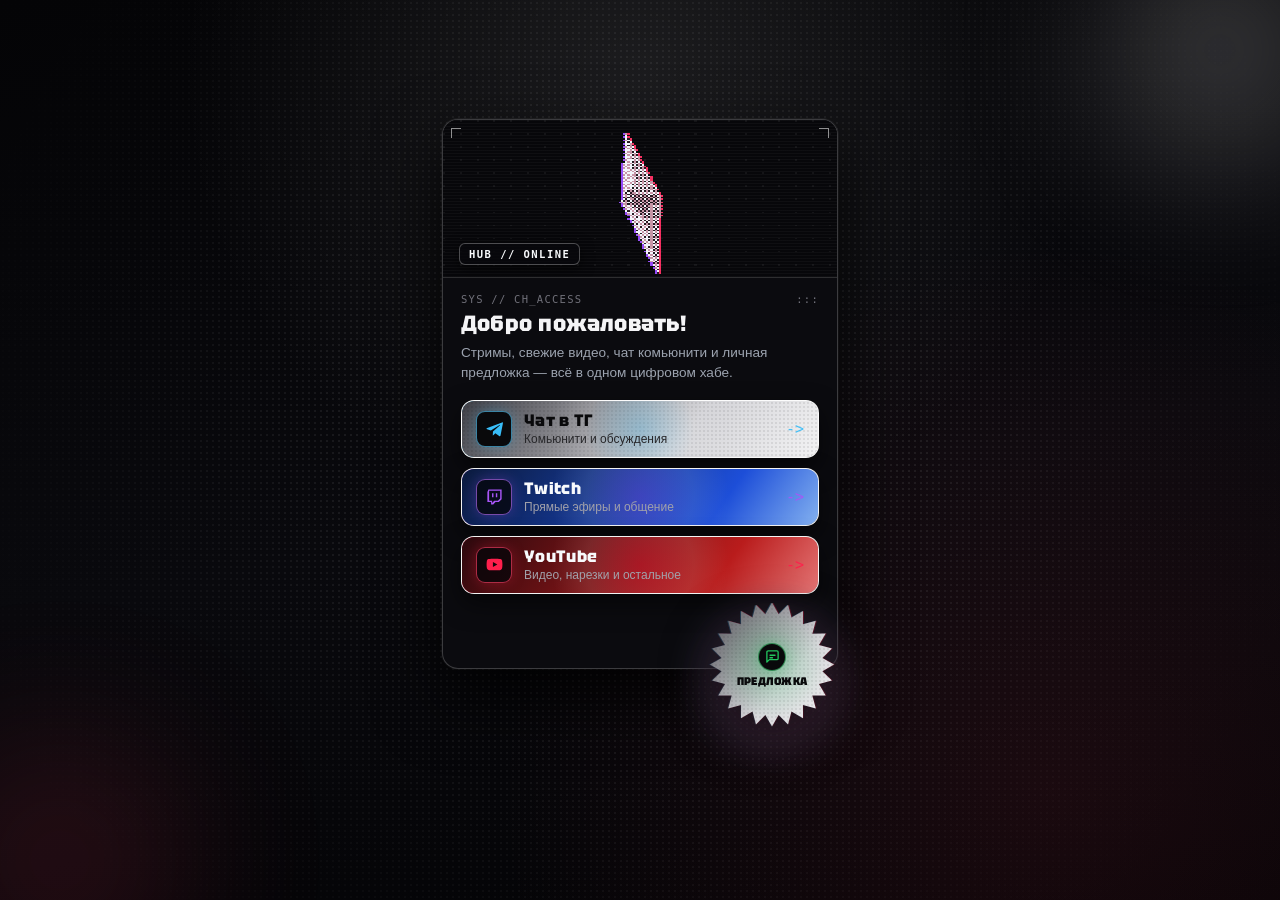
<file: docs/index.html>
<!DOCTYPE html>
<html lang="ru">
<head>
  <meta charset="UTF-8" />
  <meta name="viewport" content="width=device-width, initial-scale=1.0, maximum-scale=1.0, user-scalable=no, viewport-fit=cover" />
  <title>Меню канала</title>
  <link rel="preconnect" href="https://fonts.googleapis.com" />
  <link rel="preconnect" href="https://fonts.gstatic.com" crossorigin />
  <link href="https://fonts.googleapis.com/css2?family=Tektur:wght@600;700;800;900&display=swap" rel="stylesheet" media="print" onload="this.media='all'" />
  <noscript><link href="https://fonts.googleapis.com/css2?family=Tektur:wght@600;700;800;900&display=swap" rel="stylesheet" /></noscript>
  <script src="https://telegram.org/js/telegram-web-app.js"></script>
  <link rel="stylesheet" href="./styles.css?v=20261126" />
  <link rel="preload" as="script" href="./app.js?v=20261126" />
</head>
<body class="bg-cyber-void card-dark">
  <div class="ambient-bg" aria-hidden="true">
    <div class="dither-grid"></div>
    <span class="orb orb-1"></span>
    <span class="orb orb-2"></span>
  </div>

  <main class="stage">
    <section class="card-wrapper" id="cardWrapper">
      <article class="channel-card" id="channelCard">
        <span class="hud-corner hud-tl" aria-hidden="true"></span>
        <span class="hud-corner hud-tr" aria-hidden="true"></span>

        <div class="cover-box" id="coverBox">
          <canvas class="dither-canvas" id="ditherCanvas" width="188" height="96" aria-hidden="true"></canvas>

          <div class="chrome-hero" id="chromeHero" hidden aria-hidden="true">
            <svg class="chrome-waves" viewBox="0 0 440 160" preserveAspectRatio="none">
              <defs>
                <linearGradient id="metalA" x1="0%" y1="0%" x2="100%" y2="100%">
                  <stop offset="0%" stop-color="#070709" />
                  <stop offset="28%" stop-color="#3f4450" />
                  <stop offset="48%" stop-color="#f8fafc" />
                  <stop offset="62%" stop-color="#17191f" />
                  <stop offset="85%" stop-color="#94a3b8" />
                  <stop offset="100%" stop-color="#070709" />
                </linearGradient>
                <linearGradient id="metalB" x1="100%" y1="0%" x2="0%" y2="100%">
                  <stop offset="0%" stop-color="#ffffff" stop-opacity="0.9" />
                  <stop offset="35%" stop-color="#525866" stop-opacity="0.5" />
                  <stop offset="65%" stop-color="#0a0b0e" stop-opacity="0.92" />
                  <stop offset="100%" stop-color="#e2e8f0" stop-opacity="0.7" />
                </linearGradient>
              </defs>
              <rect width="440" height="160" fill="#07070a" />
              <path class="wave-layer wave-1" d="M-20,115 C60,35 150,155 245,75 C325,10 390,120 465,55 L465,175 L-20,175 Z" fill="url(#metalA)" />
              <path class="wave-layer wave-2" d="M-20,92 C75,148 165,18 270,88 C345,138 405,36 465,80 L465,175 L-20,175 Z" fill="url(#metalB)" opacity="0.88" />
            </svg>
            <div class="chrome-hero__sheen"></div>
          </div>

          <img id="coverImg" alt="Обложка канала" hidden />
          <div class="cover-scanlines" aria-hidden="true"></div>
          <div class="chrome-hero__badge" id="coverBadge">HUB // ONLINE</div>
        </div>

        <div class="card-content" id="cardContent">
          <div class="hud-meta-row" aria-hidden="true">
            <span class="hud-tag">SYS // CH_ACCESS</span>
            <span class="hud-dots">:::</span>
          </div>
          <h1 class="brand-title" id="brandTitle">Добро пожаловать!</h1>
          <p class="brand-subtitle" id="brandSubtitle"></p>

          <div class="buttons-stack" id="buttonsStack"></div>
        </div>
      </article>

      <div class="starburst-dock" id="starburstDock"></div>
    </section>
  </main>

  <script id="initialConfig" type="application/json">{"brandTitle":"Добро пожаловать!","subtitle":"Стримы, свежие видео, чат комьюнити и личная предложка — всё в одном цифровом хабе.","coverMode":"dither-star","coverBadge":"HUB // ONLINE","coverImage":"","theme":{"bgMode":"cyber-void","cardTone":"dark"},"buttons":[{"id":"suggest","title":"ПРЕДЛОЖКА","subtitle":"","url":"https://t.me/kainepc?direct","icon":"suggest","variant":"chrome-silver","accent":"emerald","shape":"starburst","bgImage":""},{"id":"tg_chat","title":"Чат в ТГ","subtitle":"Комьюнити и обсуждения","url":"https://t.me/chatkainepc","icon":"telegram","variant":"chrome-silver","accent":"telegram","shape":"pill","bgImage":""},{"id":"twitch","title":"Twitch","subtitle":"Прямые эфиры и общение","url":"https://www.twitch.tv/k0lrn","icon":"twitch","variant":"chrome-blue","accent":"twitch","shape":"pill","bgImage":""},{"id":"youtube","title":"YouTube","subtitle":"Видео, нарезки и остальное","url":"https://www.youtube.com/@KAINEPC","icon":"youtube","variant":"chrome-red","accent":"youtube","shape":"pill","bgImage":""}]}</script>
  <script src="./app.js?v=20261126"></script>
</body>
</html>
</file>
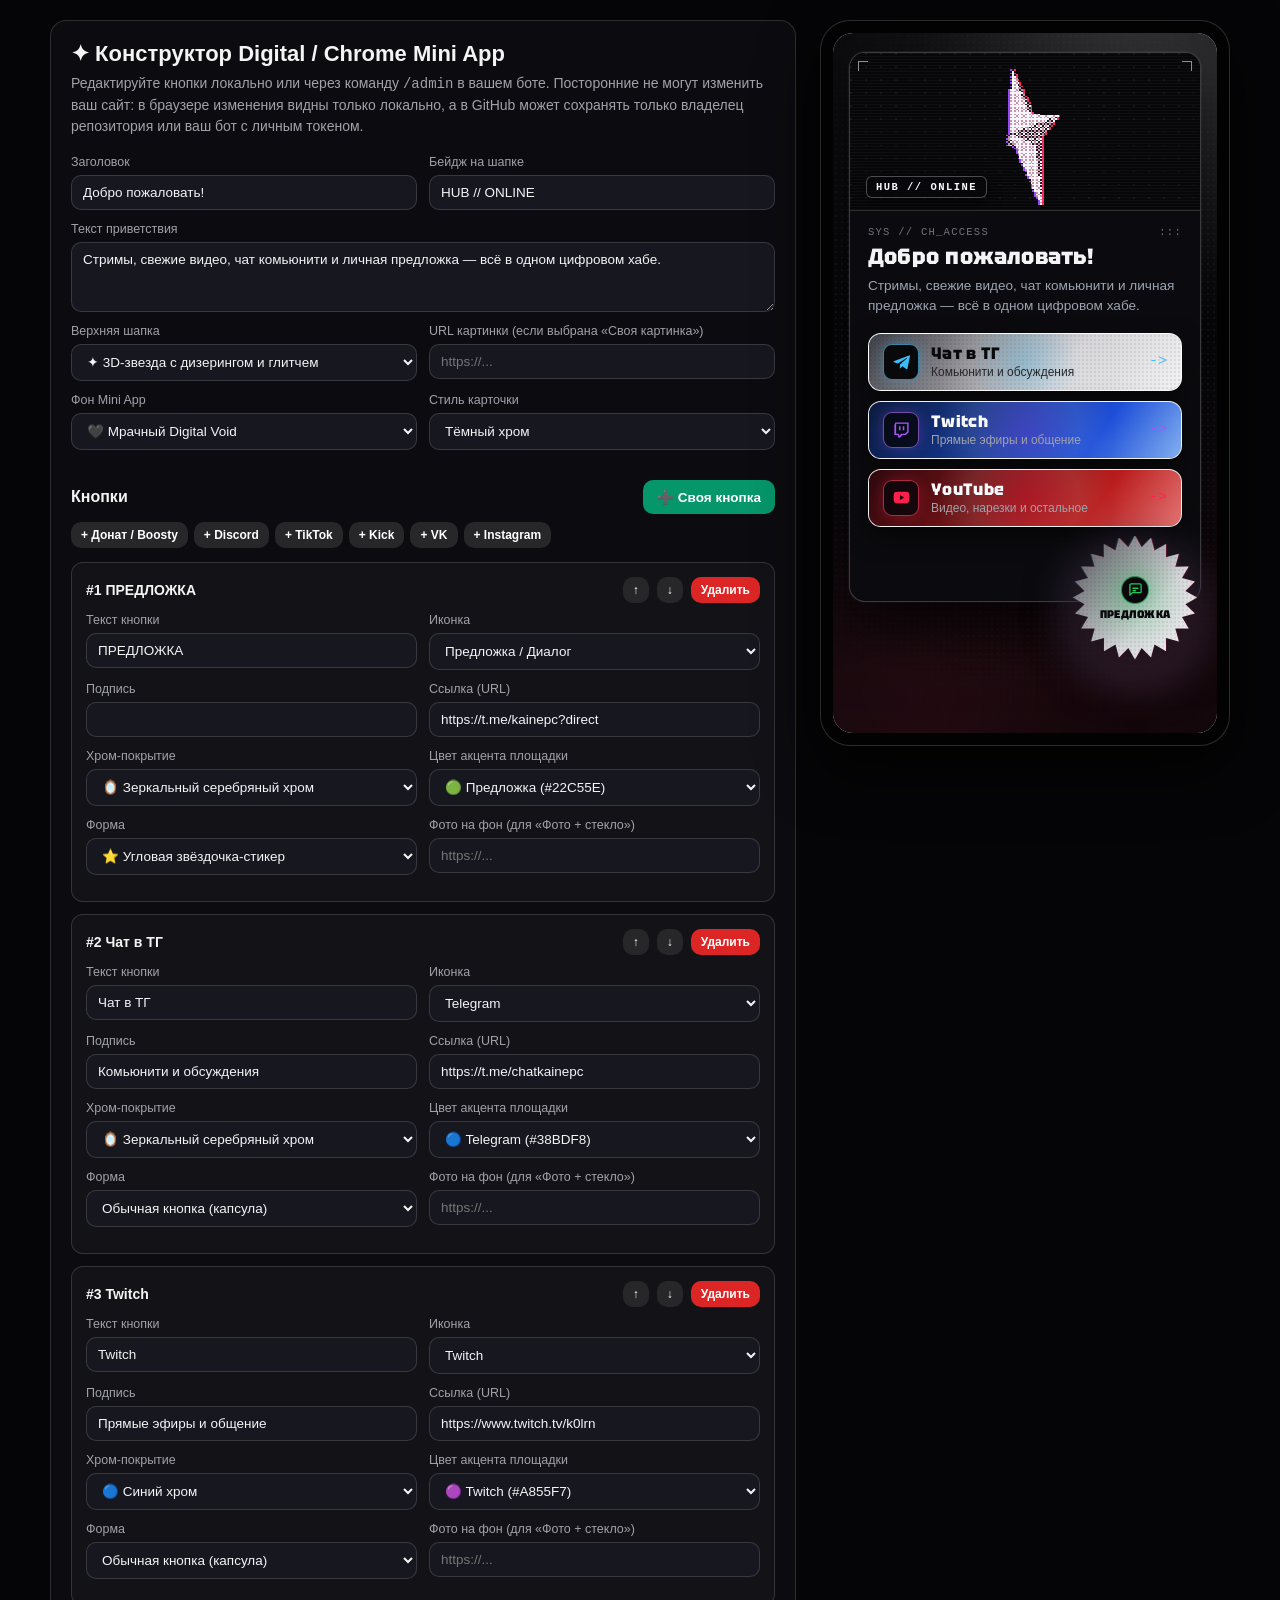
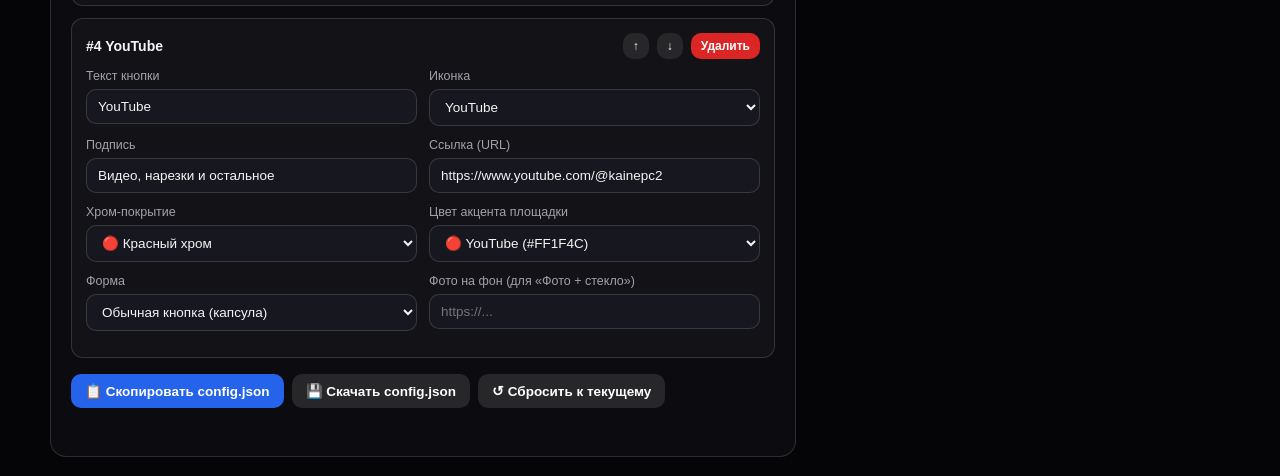
<file: docs/editor.html>
<!DOCTYPE html>
<html lang="ru">
<head>
  <meta charset="UTF-8" />
  <meta name="viewport" content="width=device-width, initial-scale=1.0" />
  <title>Конструктор Digital / Chrome Mini App</title>
  <style>
    :root {
      color-scheme: dark;
      --panel-bg: #0c0c10;
      --surface: #17171f;
      --border: rgba(255, 255, 255, 0.14);
      --text: #f4f4f5;
      --muted: #a1a1aa;
    }

    * { box-sizing: border-box; }
    body {
      margin: 0;
      font-family: -apple-system, BlinkMacSystemFont, "Segoe UI", Roboto, Inter, sans-serif;
      background: #050507;
      color: var(--text);
      min-height: 100vh;
    }

    .layout {
      max-width: 1220px;
      margin: 0 auto;
      padding: 20px;
      display: grid;
      grid-template-columns: minmax(340px, 1fr) 410px;
      gap: 24px;
      align-items: start;
    }

    @media (max-width: 920px) {
      .layout { grid-template-columns: 1fr; }
    }

    .panel {
      background: var(--panel-bg);
      border: 1px solid var(--border);
      border-radius: 16px;
      padding: 20px;
    }

    h1 { margin: 0 0 6px; font-size: 22px; }
    .lead { margin: 0 0 18px; color: var(--muted); font-size: 14px; line-height: 1.5; }
    h2 { margin: 22px 0 10px; font-size: 16px; }

    .grid-2 {
      display: grid;
      grid-template-columns: 1fr 1fr;
      gap: 12px;
    }

    label {
      display: flex;
      flex-direction: column;
      gap: 6px;
      font-size: 12.5px;
      color: var(--muted);
      margin-bottom: 12px;
    }

    input, textarea, select {
      width: 100%;
      background: var(--surface);
      color: var(--text);
      border: 1px solid var(--border);
      border-radius: 10px;
      padding: 9px 11px;
      font: inherit;
      font-size: 13.5px;
    }

    textarea { min-height: 70px; resize: vertical; }

    .preset-bar {
      display: flex;
      flex-wrap: wrap;
      gap: 6px;
      margin-bottom: 14px;
    }

    .btn-card {
      background: rgba(255, 255, 255, 0.03);
      border: 1px solid var(--border);
      border-radius: 12px;
      padding: 14px;
      margin-bottom: 12px;
    }

    .btn-card-head {
      display: flex;
      justify-content: space-between;
      align-items: center;
      margin-bottom: 10px;
      gap: 8px;
    }

    .btn-card-title { font-weight: 700; font-size: 14px; }
    .actions { display: flex; flex-wrap: wrap; gap: 8px; }

    button {
      border: 0;
      border-radius: 10px;
      padding: 9px 14px;
      font: inherit;
      font-size: 13.5px;
      font-weight: 600;
      cursor: pointer;
      color: #fff;
      background: #2563eb;
    }

    button.secondary { background: #27272a; }
    button.success { background: #059669; }
    button.danger { background: #dc2626; padding: 6px 10px; font-size: 12px; }
    button.small { padding: 6px 10px; font-size: 12px; }

    .phone-frame {
      position: sticky;
      top: 18px;
      background: #020203;
      border-radius: 30px;
      padding: 12px;
      border: 1.5px solid rgba(255, 255, 255, 0.16);
      box-shadow: 0 24px 60px rgba(0, 0, 0, 0.75);
    }

    .phone-frame iframe {
      width: 100%;
      height: 700px;
      border: 0;
      border-radius: 20px;
      display: block;
      background: #050507;
    }

    .toast {
      margin-top: 10px;
      font-size: 13px;
      color: #4ade80;
      min-height: 18px;
    }
  </style>
</head>
<body>
  <div class="layout">
    <section class="panel">
      <h1>✦ Конструктор Digital / Chrome Mini App</h1>
      <p class="lead">
        Редактируйте кнопки локально или через команду <code>/admin</code> в вашем боте.
        Посторонние не могут изменить ваш сайт: в браузере изменения видны только локально, а в GitHub может сохранять только владелец репозитория или ваш бот с личным токеном.
      </p>

      <div class="grid-2">
        <label>
          Заголовок
          <input id="brandTitle" type="text" />
        </label>
        <label>
          Бейдж на шапке
          <input id="coverBadge" type="text" placeholder="HUB // ONLINE" />
        </label>
      </div>

      <label>
        Текст приветствия
        <textarea id="subtitle"></textarea>
      </label>

      <div class="grid-2">
        <label>
          Верхняя шапка
          <select id="coverMode">
            <option value="dither-star">✦ 3D-звезда с дизерингом и глитчем</option>
            <option value="chrome-code">〰 ЧБ Хром-волны из кода</option>
            <option value="image">🖼 Своя картинка по URL</option>
            <option value="none">Без шапки</option>
          </select>
        </label>
        <label>
          URL картинки (если выбрана «Своя картинка»)
          <input id="coverImage" type="text" placeholder="https://..." />
        </label>
      </div>

      <div class="grid-2">
        <label>
          Фон Mini App
          <select id="bgMode">
            <option value="cyber-void">🖤 Мрачный Digital Void</option>
            <option value="monochrome-chrome">🪞 ЧБ Хром-металл</option>
            <option value="telegram-blue">💙 Синий Telegram</option>
            <option value="telegram-theme">🎨 Тема пользователя</option>
          </select>
        </label>
        <label>
          Стиль карточки
          <select id="cardTone">
            <option value="dark">Тёмный хром</option>
            <option value="light">Светлая карточка</option>
          </select>
        </label>
      </div>

      <div style="display:flex; justify-content:space-between; align-items:center; margin:18px 0 8px;">
        <h2 style="margin:0;">Кнопки</h2>
        <button id="addBtn" class="success" type="button">➕ Своя кнопка</button>
      </div>

      <div class="preset-bar" id="presetBar"></div>
      <div id="buttonsEditor"></div>

      <div class="actions" style="margin-top:16px;">
        <button id="copyBtn" type="button">📋 Скопировать config.json</button>
        <button id="downloadBtn" class="secondary" type="button">💾 Скачать config.json</button>
        <button id="resetBtn" class="secondary" type="button">↺ Сбросить к текущему</button>
      </div>
      <div class="toast" id="toast"></div>
    </section>

    <aside class="phone-frame">
      <iframe id="previewFrame" src="./index.html?preview=1" title="Живой предпросмотр Mini App"></iframe>
    </aside>
  </div>

  <script>
    const STORAGE_KEY = "tg_miniapp_preview_config_v1";
    const VARIANTS = [
      ["cyber-dither", "✦ Digital-хром (пиксельный перелив)"],
      ["chrome-mono", "🖤 Гладкий ЧБ-хром"],
      ["chrome-silver", "🪞 Зеркальный серебряный хром"],
      ["chrome-iridescent", "✨ Радужный перелив"],
      ["chrome-red", "🔴 Красный хром"],
      ["chrome-blue", "🔵 Синий хром"],
      ["chrome-green", "🟢 Зелёный хром"],
      ["chrome-orange", "🟠 Оранжевый хром"],
      ["photo-glass", "🖼 Фото + стекло"]
    ];
    const ACCENTS = [
      ["youtube", "🔴 YouTube (#FF1F4C)"],
      ["twitch", "🟣 Twitch (#A855F7)"],
      ["telegram", "🔵 Telegram (#38BDF8)"],
      ["emerald", "🟢 Предложка (#22C55E)"],
      ["donate", "🟡 Boosty / Донат (#F59E0B)"],
      ["discord", "🟣 Discord (#6366F1)"],
      ["tiktok", "🩷 TikTok (#FF0050)"],
      ["kick", "🟢 Kick (#53FC18)"],
      ["vk", "🔵 VK (#3B82F6)"],
      ["instagram", "🩷 Instagram (#EC4899)"],
      ["silver", "⚪ ЧБ Серебро"]
    ];
    const ICONS = [
      ["youtube", "YouTube"],
      ["twitch", "Twitch"],
      ["telegram", "Telegram"],
      ["suggest", "Предложка / Диалог"],
      ["donate", "Донат / Boosty"],
      ["discord", "Discord"],
      ["tiktok", "TikTok"],
      ["kick", "Kick"],
      ["vk", "VK"],
      ["instagram", "Instagram"],
      ["link", "Ссылка"]
    ];
    const SHAPES = [
      ["pill", "Обычная кнопка (капсула)"],
      ["starburst", "⭐ Угловая звёздочка-стикер"]
    ];
    const PRESETS = [
      { label: "+ Донат / Boosty", title: "Поддержать", subtitle: "Boosty / DonationAlerts", icon: "donate", accent: "donate", url: "https://boosty.to/" },
      { label: "+ Discord", title: "Discord", subtitle: "Голосовой сервер", icon: "discord", accent: "discord", url: "https://discord.gg/" },
      { label: "+ TikTok", title: "TikTok", subtitle: "Клипы и шортсы", icon: "tiktok", accent: "tiktok", url: "https://www.tiktok.com/" },
      { label: "+ Kick", title: "Kick", subtitle: "Стримы", icon: "kick", accent: "kick", url: "https://kick.com/" },
      { label: "+ VK", title: "VK", subtitle: "Паблик и посты", icon: "vk", accent: "vk", url: "https://vk.com/" },
      { label: "+ Instagram", title: "Instagram", subtitle: "Сторис и фото", icon: "instagram", accent: "instagram", url: "https://instagram.com/" }
    ];

    let state = null;
    const frame = document.getElementById("previewFrame");
    const toast = document.getElementById("toast");

    function escapeHtml(str) {
      return String(str || "")
        .replace(/&/g, "&amp;")
        .replace(/</g, "&lt;")
        .replace(/>/g, "&gt;")
        .replace(/"/g, "&quot;");
    }

    function showToast(msg) {
      toast.textContent = msg;
      setTimeout(() => { if (toast.textContent === msg) toast.textContent = ""; }, 2600);
    }

    function syncPreview() {
      localStorage.setItem(STORAGE_KEY, JSON.stringify(state));
      if (frame.contentWindow) {
        frame.contentWindow.postMessage({ type: "MINIAPP_CONFIG_UPDATE", config: state }, "*");
      }
    }

    function optionsHtml(list, selected) {
      return list.map(([val, lbl]) =>
        `<option value="${val}" ${selected === val ? "selected" : ""}>${lbl}</option>`
      ).join("");
    }

    function addButtonFromPreset(preset) {
      state.buttons.push({
        id: "btn_" + Date.now().toString(36),
        title: preset.title,
        subtitle: preset.subtitle,
        url: preset.url,
        icon: preset.icon,
        variant: "cyber-dither",
        accent: preset.accent,
        shape: "pill",
        bgImage: ""
      });
      renderEditor();
      syncPreview();
    }

    function renderPresetBar() {
      const bar = document.getElementById("presetBar");
      bar.innerHTML = "";
      PRESETS.forEach((p) => {
        const b = document.createElement("button");
        b.type = "button";
        b.className = "secondary small";
        b.textContent = p.label;
        b.addEventListener("click", () => addButtonFromPreset(p));
        bar.appendChild(b);
      });
    }

    function renderEditor() {
      document.getElementById("brandTitle").value = state.brandTitle || "";
      document.getElementById("coverBadge").value = state.coverBadge || "";
      document.getElementById("subtitle").value = state.subtitle || "";
      document.getElementById("coverMode").value = state.coverMode || "dither-star";
      document.getElementById("coverImage").value = state.coverImage || "";
      document.getElementById("bgMode").value = state.theme?.bgMode || "cyber-void";
      document.getElementById("cardTone").value = state.theme?.cardTone || "dark";

      const container = document.getElementById("buttonsEditor");
      container.innerHTML = "";

      state.buttons.forEach((btn, idx) => {
        const card = document.createElement("div");
        card.className = "btn-card";

        card.innerHTML = `
          <div class="btn-card-head">
            <span class="btn-card-title">#${idx + 1} ${escapeHtml(btn.title || "Кнопка")}</span>
            <div class="actions">
              <button class="secondary small" data-move="-1" type="button">↑</button>
              <button class="secondary small" data-move="1" type="button">↓</button>
              <button class="danger" data-del="1" type="button">Удалить</button>
            </div>
          </div>
          <div class="grid-2">
            <label>Текст кнопки <input data-field="title" value="${escapeHtml(btn.title)}" /></label>
            <label>Иконка <select data-field="icon">${optionsHtml(ICONS, btn.icon || "link")}</select></label>
          </div>
          <div class="grid-2">
            <label>Подпись <input data-field="subtitle" value="${escapeHtml(btn.subtitle)}" /></label>
            <label>Ссылка (URL) <input data-field="url" value="${escapeHtml(btn.url)}" /></label>
          </div>
          <div class="grid-2">
            <label>Хром-покрытие <select data-field="variant">${optionsHtml(VARIANTS, btn.variant || "cyber-dither")}</select></label>
            <label>Цвет акцента площадки <select data-field="accent">${optionsHtml(ACCENTS, btn.accent || "silver")}</select></label>
          </div>
          <div class="grid-2">
            <label>Форма <select data-field="shape">${optionsHtml(SHAPES, btn.shape || "pill")}</select></label>
            <label>Фото на фон (для «Фото + стекло») <input data-field="bgImage" placeholder="https://..." value="${escapeHtml(btn.bgImage)}" /></label>
          </div>
        `;

        card.querySelectorAll("[data-field]").forEach((input) => {
          const evName = input.tagName === "SELECT" ? "change" : "input";
          input.addEventListener(evName, () => {
            btn[input.dataset.field] = input.value;
            if (input.dataset.field === "title") {
              card.querySelector(".btn-card-title").textContent = `#${idx + 1} ${btn.title || "Кнопка"}`;
            }
            syncPreview();
          });
        });

        card.querySelectorAll("[data-move]").forEach((moveBtn) => {
          moveBtn.addEventListener("click", () => {
            const delta = Number(moveBtn.dataset.move);
            const target = idx + delta;
            if (target < 0 || target >= state.buttons.length) return;
            [state.buttons[idx], state.buttons[target]] = [state.buttons[target], state.buttons[idx]];
            renderEditor();
            syncPreview();
          });
        });

        card.querySelector("[data-del]").addEventListener("click", () => {
          state.buttons.splice(idx, 1);
          renderEditor();
          syncPreview();
        });

        container.appendChild(card);
      });
    }

    async function init() {
      renderPresetBar();
      const resp = await fetch(`./config.json?v=${Date.now()}`);
      state = await resp.json();
      renderEditor();
      syncPreview();

      ["brandTitle", "coverBadge", "subtitle", "coverImage"].forEach((id) => {
        document.getElementById(id).addEventListener("input", (e) => {
          state[id] = e.target.value;
          syncPreview();
        });
      });

      document.getElementById("coverMode").addEventListener("change", (e) => {
        state.coverMode = e.target.value;
        syncPreview();
      });

      ["bgMode", "cardTone"].forEach((id) => {
        document.getElementById(id).addEventListener("change", (e) => {
          state.theme = state.theme || {};
          state.theme[id] = e.target.value;
          syncPreview();
        });
      });

      document.getElementById("addBtn").addEventListener("click", () => {
        addButtonFromPreset({
          title: "Новая ссылка",
          subtitle: "Описание",
          icon: "link",
          accent: "silver",
          url: "https://t.me/"
        });
      });

      document.getElementById("copyBtn").addEventListener("click", async () => {
        await navigator.clipboard.writeText(JSON.stringify(state, null, 2));
        showToast("✅ config.json скопирован в буфер обмена!");
      });

      document.getElementById("downloadBtn").addEventListener("click", () => {
        const blob = new Blob([JSON.stringify(state, null, 2)], { type: "application/json" });
        const a = document.createElement("a");
        a.href = URL.createObjectURL(blob);
        a.download = "config.json";
        a.click();
        URL.revokeObjectURL(a.href);
        showToast("💾 config.json скачан!");
      });

      document.getElementById("resetBtn").addEventListener("click", async () => {
        localStorage.removeItem(STORAGE_KEY);
        const r = await fetch(`./config.json?v=${Date.now()}`);
        state = await r.json();
        renderEditor();
        syncPreview();
        showToast("↺ Сброшено к config.json с сервера");
      });

      frame.addEventListener("load", syncPreview);
    }

    init();
  </script>
</body>
</html>
</file>
<file: docs/styles.css>
:root {
  --card-bg: #0b0b0f;
  --card-text: #f4f4f6;
  --card-muted: #9ca3af;
  --card-border: rgba(255, 255, 255, 0.2);
  --card-shadow: 0 28px 68px rgba(0, 0, 0, 0.85), 0 0 0 1px rgba(255, 255, 255, 0.06);
  --accent-color: #f4f4f6;
  --accent-glow: rgba(255, 255, 255, 0.34);
  --ripple-tint: rgba(255, 255, 255, 0.9);
}

* {
  box-sizing: border-box;
  -webkit-tap-highlight-color: transparent;
}

html,
body {
  margin: 0;
  min-height: 100%;
  font-family: -apple-system, BlinkMacSystemFont, "Segoe UI", Roboto, Inter, Helvetica, Arial, sans-serif;
  color: var(--card-text);
  overflow-x: hidden;
  -webkit-font-smoothing: antialiased;
}

/* Backgrounds */
body.bg-cyber-void {
  background:
    radial-gradient(circle at 50% 8%, rgba(255, 255, 255, 0.09) 0%, transparent 44%),
    radial-gradient(circle at 82% 88%, rgba(244, 63, 94, 0.09) 0%, transparent 42%),
    linear-gradient(170deg, #040406 0%, #09090d 55%, #030305 100%);
}

body.bg-monochrome-chrome {
  background:
    radial-gradient(circle at 20% 10%, rgba(255, 255, 255, 0.14) 0%, transparent 45%),
    linear-gradient(165deg, #060709 0%, #101319 55%, #050608 100%);
}

body.bg-telegram-blue {
  background:
    radial-gradient(circle at 18% 12%, #2b82ff 0%, transparent 45%),
    linear-gradient(165deg, #0c63ff 0%, #0a49d6 52%, #062b8a 100%);
}

body.bg-telegram-theme {
  background: var(--tg-theme-bg-color, #050507);
}

body.card-light {
  --card-bg: #f4f4f7;
  --card-text: #09090b;
  --card-muted: #52525b;
  --card-border: rgba(9, 9, 11, 0.18);
  --card-shadow: 0 24px 56px rgba(0, 0, 0, 0.55);
}

.ambient-bg {
  position: fixed;
  inset: 0;
  pointer-events: none;
  overflow: hidden;
  z-index: 0;
}

/* Digital Bayer-like background dot matrix */
.dither-grid {
  position: absolute;
  inset: 0;
  background-image: radial-gradient(rgba(255, 255, 255, 0.08) 1px, transparent 0);
  background-size: 6px 6px;
  mask-image: radial-gradient(circle at 50% 45%, black 30%, transparent 88%);
  -webkit-mask-image: radial-gradient(circle at 50% 45%, black 30%, transparent 88%);
}

.orb {
  position: absolute;
  border-radius: 50%;
  filter: blur(80px);
  opacity: 0.24;
  animation: floatOrb 14s ease-in-out infinite alternate;
}

.orb-1 {
  width: 240px;
  height: 240px;
  top: -70px;
  right: -60px;
  background: #e4e4e7;
}

.orb-2 {
  width: 260px;
  height: 260px;
  bottom: -90px;
  left: -70px;
  background: #f43f5e;
  opacity: 0.14;
  animation-delay: -6s;
}

@keyframes floatOrb {
  from { transform: translate3d(0, 0, 0) scale(1); }
  to { transform: translate3d(14px, -18px, 0) scale(1.06); }
}

.stage {
  position: relative;
  z-index: 1;
  min-height: 100vh;
  min-height: 100dvh;
  display: flex;
  flex-direction: column;
  align-items: center;
  justify-content: flex-start;
  padding: max(18px, env(safe-area-inset-top)) 16px max(28px, env(safe-area-inset-bottom));
}

.card-wrapper {
  position: relative;
  width: 100%;
  max-width: 396px;
  margin: auto 0;
}

.card-wrapper.has-starburst {
  padding-bottom: 44px;
}

.channel-card {
  position: relative;
  background: var(--card-bg);
  color: var(--card-text);
  border-radius: 16px;
  overflow: hidden;
  box-shadow: var(--card-shadow);
  border: 1px solid var(--card-border);
}

.hud-corner {
  position: absolute;
  width: 10px;
  height: 10px;
  z-index: 4;
  pointer-events: none;
  border-color: rgba(255, 255, 255, 0.55);
  border-style: solid;
}

.hud-tl { top: 8px; left: 8px; border-width: 1.5px 0 0 1.5px; }
.hud-tr { top: 8px; right: 8px; border-width: 1.5px 1.5px 0 0; }

/* Digital Header */
.cover-box {
  position: relative;
  width: 100%;
  height: 158px;
  background: #060608;
  overflow: hidden;
  border-bottom: 1px solid rgba(255, 255, 255, 0.16);
}

.dither-canvas {
  width: 100%;
  height: 100%;
  display: block;
  image-rendering: pixelated;
  image-rendering: crisp-edges;
  cursor: pointer;
}

.cover-box img,
.chrome-hero {
  width: 100%;
  height: 100%;
  display: block;
}

.cover-box img {
  object-fit: cover;
}

.chrome-hero {
  position: relative;
  overflow: hidden;
  background: #07070a;
}

.chrome-waves {
  width: 112%;
  height: 100%;
  margin-left: -6%;
  display: block;
}

.wave-1 { animation: waveDriftA 9s ease-in-out infinite alternate; }
.wave-2 { animation: waveDriftB 7.5s ease-in-out infinite alternate; }

@keyframes waveDriftA {
  from { transform: translateX(-10px); }
  to { transform: translateX(12px); }
}

@keyframes waveDriftB {
  from { transform: translateX(10px); }
  to { transform: translateX(-10px); }
}

.chrome-hero__sheen {
  position: absolute;
  inset: -40% -60%;
  background: linear-gradient(114deg, transparent 38%, rgba(255, 255, 255, 0.35) 50%, transparent 62%);
  animation: chromeSweep 6s cubic-bezier(0.4, 0, 0.2, 1) infinite;
  pointer-events: none;
}

.cover-scanlines {
  position: absolute;
  inset: 0;
  pointer-events: none;
  background: repeating-linear-gradient(
    to bottom,
    rgba(255, 255, 255, 0.03) 0px,
    rgba(255, 255, 255, 0.03) 1px,
    transparent 1px,
    transparent 3px
  );
}

.chrome-hero__badge {
  position: absolute;
  left: 16px;
  bottom: 12px;
  padding: 4px 9px;
  border-radius: 6px;
  font-family: ui-monospace, SFMono-Regular, Menlo, Consolas, monospace;
  font-size: 10.5px;
  font-weight: 700;
  letter-spacing: 0.14em;
  text-transform: uppercase;
  color: #f8fafc;
  background: rgba(8, 8, 12, 0.78);
  border: 1px solid rgba(255, 255, 255, 0.28);
  box-shadow: 0 4px 14px rgba(0, 0, 0, 0.6);
  pointer-events: none;
}

.card-content {
  padding: 15px 18px 24px;
}

.card-wrapper.has-starburst .card-content {
  padding-bottom: 74px;
}

.hud-meta-row {
  display: flex;
  justify-content: space-between;
  align-items: center;
  margin-bottom: 6px;
  font-family: ui-monospace, SFMono-Regular, Menlo, Consolas, monospace;
  font-size: 10.5px;
  letter-spacing: 0.12em;
  color: #71717a;
}

.brand-title {
  margin: 0 0 6px;
  font-family: "Tektur", -apple-system, BlinkMacSystemFont, "Segoe UI", Roboto, sans-serif;
  font-size: 22px;
  line-height: 1.18;
  font-weight: 800;
  letter-spacing: 0.01em;
}

.brand-subtitle {
  margin: 0 0 16px;
  font-size: 13.6px;
  line-height: 1.48;
  color: var(--card-muted);
  white-space: pre-line;
}

.buttons-stack {
  display: flex;
  flex-direction: column;
  gap: 10px;
}

/* Digital Chrome Buttons */
.fx-btn {
  --btn-mx: 50%;
  --btn-my: 50%;
  --accent-color: #f4f4f6;
  --accent-glow: rgba(255, 255, 255, 0.34);
  --ripple-tint: rgba(255, 255, 255, 0.92);
  position: relative;
  display: flex;
  align-items: center;
  gap: 12px;
  width: 100%;
  min-height: 56px;
  padding: 10px 14px;
  border: 1px solid rgba(255, 255, 255, 0.22);
  border-radius: 13px;
  cursor: pointer;
  text-align: left;
  text-decoration: none;
  color: #f8fafc;
  font-family: inherit;
  overflow: hidden;
  user-select: none;
  isolation: isolate;
  transform: translateZ(0) scale(1);
  transition: transform 0.2s cubic-bezier(0.22, 1, 0.36, 1), border-color 0.2s ease;
  box-shadow:
    inset 3.5px 0 0 var(--accent-color),
    0 10px 24px rgba(0, 0, 0, 0.52),
    inset 0 1px 0 rgba(255, 255, 255, 0.38),
    inset 0 -2px 4px rgba(0, 0, 0, 0.55);
}

.fx-btn:active,
.fx-btn.is-pressed {
  transform: translateZ(0) scale(0.968);
}

.fx-btn__bg {
  position: absolute;
  inset: 0;
  z-index: -3;
  background-size: 240% 240%;
  animation: chromeFlow 6.5s ease-in-out infinite;
}

/* Halftone pixel dither texture on cyber buttons */
.fx-btn--cyber-dither .fx-btn__bg {
  background-image:
    radial-gradient(rgba(255, 255, 255, 0.1) 1px, transparent 0),
    linear-gradient(
      130deg,
      #09090c 0%,
      #1e2028 24%,
      #525866 44%,
      #14151b 58%,
      #343945 78%,
      #08080b 100%
    );
  background-size: 4px 4px, 240% 240%;
}

.fx-btn--chrome-mono .fx-btn__bg {
  background-image: linear-gradient(130deg, #0d0e12 0%, #242832 25%, #5b6374 45%, #191b22 60%, #414856 80%, #0b0c10 100%);
}

.fx-btn--chrome-silver .fx-btn__bg {
  background-image:
    radial-gradient(rgba(0, 0, 0, 0.08) 1px, transparent 0),
    linear-gradient(130deg, #3f3f46 0%, #d4d4d8 26%, #ffffff 48%, #71717a 64%, #f4f4f5 82%, #27272a 100%);
  background-size: 4px 4px, 240% 240%;
}
.fx-btn--chrome-silver {
  color: #09090b;
  border-color: rgba(255, 255, 255, 0.85);
}
.fx-btn--chrome-silver .fx-btn__sub {
  color: #27272a;
  opacity: 1;
}

.fx-btn--chrome-iridescent .fx-btn__bg {
  background-image: linear-gradient(125deg, #1e1b4b 0%, #6d28d9 22%, #e2e8f0 40%, #38bdf8 56%, #f8fafc 70%, #0f172a 100%);
}
.fx-btn--chrome-iridescent { color: #0f172a; }
.fx-btn--chrome-red .fx-btn__bg { background-image: linear-gradient(125deg, #2b090e 0%, #b91c1c 30%, #fca5a5 48%, #dc2626 68%, #450a0a 100%); }
.fx-btn--chrome-blue .fx-btn__bg { background-image: linear-gradient(125deg, #0b1b3d 0%, #1d4ed8 30%, #bae6fd 48%, #0284c7 68%, #0f172a 100%); }
.fx-btn--chrome-green .fx-btn__bg { background-image: linear-gradient(125deg, #06281e 0%, #059669 30%, #bbf7d0 48%, #10b981 68%, #042f2e 100%); }
.fx-btn--chrome-orange .fx-btn__bg { background-image: linear-gradient(130deg, #431407 0%, #ea580c 28%, #fed7aa 48%, #f97316 68%, #7c2d12 100%); }

.fx-btn--photo-glass .fx-btn__bg {
  background-size: cover;
  background-position: center;
  animation: none;
}

.fx-btn--photo-glass .fx-btn__glass {
  position: absolute;
  inset: 0;
  z-index: -2;
  background: linear-gradient(135deg, rgba(10, 10, 14, 0.74), rgba(24, 24, 30, 0.58));
}

/* Specular Liquid Chrome Sweep */
.fx-btn::before {
  content: "";
  position: absolute;
  inset: -45% -65%;
  z-index: -2;
  background: linear-gradient(
    114deg,
    transparent 35%,
    rgba(255, 255, 255, 0.1) 44%,
    rgba(255, 255, 255, 0.52) 50%,
    rgba(255, 255, 255, 0.1) 56%,
    transparent 65%
  );
  transform: translateX(-78%) rotate(6deg);
  animation: chromeSweep 5s cubic-bezier(0.4, 0, 0.2, 1) infinite;
  pointer-events: none;
}

/* Pointer-Tracking Specular Reflection */
.fx-btn::after {
  content: "";
  position: absolute;
  inset: 0;
  z-index: -1;
  background: radial-gradient(
    circle 120px at var(--btn-mx) var(--btn-my),
    var(--accent-glow),
    rgba(255, 255, 255, 0.12) 45%,
    transparent 74%
  );
  opacity: 0.72;
  pointer-events: none;
}

@keyframes chromeFlow {
  0%, 100% { background-position: 0% 50%; }
  50% { background-position: 100% 50%; }
}

@keyframes chromeSweep {
  0% { transform: translateX(-78%) rotate(6deg); }
  52%, 100% { transform: translateX(85%) rotate(6deg); }
}

/* Platform Color Accents */
.fx-btn--accent-youtube {
  --accent-color: #ff1f4c;
  --accent-glow: rgba(255, 31, 76, 0.34);
  --ripple-tint: rgba(255, 90, 120, 0.94);
}

.fx-btn--accent-twitch {
  --accent-color: #a855f7;
  --accent-glow: rgba(168, 85, 247, 0.36);
  --ripple-tint: rgba(196, 148, 255, 0.94);
}

.fx-btn--accent-telegram {
  --accent-color: #38bdf8;
  --accent-glow: rgba(56, 189, 248, 0.36);
  --ripple-tint: rgba(125, 211, 252, 0.94);
}

.fx-btn--accent-emerald {
  --accent-color: #22c55e;
  --accent-glow: rgba(34, 197, 94, 0.36);
  --ripple-tint: rgba(134, 239, 172, 0.94);
}

.fx-btn--accent-silver {
  --accent-color: #f4f4f5;
  --accent-glow: rgba(255, 255, 255, 0.36);
  --ripple-tint: rgba(255, 255, 255, 0.92);
}

.fx-btn--accent-donate {
  --accent-color: #f59e0b;
  --accent-glow: rgba(245, 158, 11, 0.38);
  --ripple-tint: rgba(252, 211, 77, 0.94);
}

.fx-btn--accent-discord {
  --accent-color: #6366f1;
  --accent-glow: rgba(99, 102, 241, 0.38);
  --ripple-tint: rgba(165, 180, 252, 0.94);
}

.fx-btn--accent-tiktok {
  --accent-color: #ff0050;
  --accent-glow: rgba(255, 0, 80, 0.36);
  --ripple-tint: rgba(255, 110, 155, 0.94);
}

.fx-btn--accent-kick {
  --accent-color: #53fc18;
  --accent-glow: rgba(83, 252, 24, 0.34);
  --ripple-tint: rgba(160, 255, 130, 0.94);
}

.fx-btn--accent-vk {
  --accent-color: #3b82f6;
  --accent-glow: rgba(59, 130, 246, 0.36);
  --ripple-tint: rgba(147, 197, 253, 0.94);
}

.fx-btn--accent-instagram {
  --accent-color: #ec4899;
  --accent-glow: rgba(236, 72, 153, 0.36);
  --ripple-tint: rgba(249, 168, 212, 0.94);
}

.fx-btn__icon {
  flex: 0 0 auto;
  width: 36px;
  height: 36px;
  border-radius: 9px;
  display: grid;
  place-items: center;
  color: var(--accent-color);
  background: rgba(6, 6, 9, 0.78);
  border: 1px solid color-mix(in srgb, var(--accent-color) 55%, rgba(255, 255, 255, 0.22));
  box-shadow: 0 0 14px color-mix(in srgb, var(--accent-color) 28%, transparent);
}

.fx-btn--chrome-silver .fx-btn__icon {
  background: #09090b;
}

.fx-btn__icon svg {
  width: 19px;
  height: 19px;
  display: block;
}

.fx-btn__meta {
  display: flex;
  flex-direction: column;
  min-width: 0;
  flex: 1;
}

.fx-btn__title {
  font-family: "Tektur", -apple-system, BlinkMacSystemFont, "Segoe UI", Roboto, sans-serif;
  font-size: 16.5px;
  font-weight: 800;
  line-height: 1.18;
  letter-spacing: 0.02em;
}

.fx-btn__sub {
  font-size: 12px;
  color: #a1a1aa;
  margin-top: 2px;
  white-space: nowrap;
  overflow: hidden;
  text-overflow: ellipsis;
}

.fx-btn__arrow {
  font-family: ui-monospace, SFMono-Regular, Menlo, Consolas, monospace;
  font-size: 15px;
  color: var(--accent-color);
  opacity: 0.92;
  transition: transform 0.2s ease;
}

@media (hover: hover) {
  .fx-btn:hover .fx-btn__arrow {
    transform: translateX(3px);
  }
}

/* Starburst Badge */
.starburst-dock {
  position: relative;
  display: flex;
  justify-content: flex-end;
  gap: 10px;
  margin-top: -66px;
  margin-right: 4px;
  z-index: 5;
  pointer-events: none;
}

.starburst-wrap {
  pointer-events: auto;
  filter:
    drop-shadow(0 16px 26px rgba(0, 0, 0, 0.85))
    drop-shadow(1px 0 0 rgba(255, 31, 76, 0.4))
    drop-shadow(-1px 0 0 rgba(56, 189, 248, 0.35));
  animation: starburstFloat 5s ease-in-out infinite;
}

@keyframes starburstFloat {
  0%, 100% { transform: translateY(0) rotate(-3deg); }
  50% { transform: translateY(-4px) rotate(0deg); }
}

.fx-btn--starburst {
  width: 124px;
  height: 124px;
  min-height: 124px;
  padding: 18px 12px;
  border: 0;
  border-radius: 0;
  flex-direction: column;
  justify-content: center;
  align-items: center;
  text-align: center;
  gap: 4px;
  box-shadow: none;
  -webkit-clip-path: var(--starburst-clip);
  clip-path: var(--starburst-clip);
}

.fx-btn--starburst .fx-btn__icon {
  width: 28px;
  height: 28px;
  border-radius: 999px;
}

.fx-btn--starburst .fx-btn__icon svg {
  width: 15px;
  height: 15px;
}

.fx-btn--starburst .fx-btn__meta {
  flex: 0 0 auto;
  align-items: center;
}

.fx-btn--starburst .fx-btn__title {
  font-family: "Tektur", -apple-system, BlinkMacSystemFont, "Segoe UI", Roboto, sans-serif;
  font-size: 11px;
  font-weight: 900;
  letter-spacing: 0.04em;
  line-height: 1.1;
}

.fx-btn--starburst .fx-btn__sub {
  font-size: 9.5px;
  margin-top: 2px;
  max-width: 82px;
}

.fx-btn--starburst .fx-btn__arrow {
  display: none;
}

/* Water-Drop Concentric Ripple Physics */
.ripple-layer {
  position: absolute;
  inset: 0;
  overflow: hidden;
  border-radius: inherit;
  pointer-events: none;
  z-index: 4;
}

.water-drop {
  position: absolute;
  width: 0;
  height: 0;
  pointer-events: none;
}

.water-flash {
  position: absolute;
  left: 0;
  top: 0;
  width: 24px;
  height: 24px;
  border-radius: 50%;
  transform: translate(-50%, -50%) scale(0.2);
  background: radial-gradient(circle, #ffffff 0%, var(--ripple-tint) 48%, transparent 74%);
  animation: waterFlash 0.4s ease-out forwards;
}

.water-ring {
  position: absolute;
  left: 0;
  top: 0;
  width: var(--ripple-size, 220px);
  height: var(--ripple-size, 220px);
  border-radius: 50%;
  transform: translate(-50%, -50%) scale(0);
  border: 2.5px solid var(--ripple-tint);
  background: radial-gradient(circle, transparent 54%, rgba(255, 255, 255, 0.24) 70%, transparent 76%);
  box-shadow: 0 0 14px var(--ripple-tint), inset 0 0 8px rgba(255, 255, 255, 0.4);
  animation: waterWave 0.85s cubic-bezier(0.14, 0.82, 0.25, 1) forwards;
}

.water-ring--2 {
  border-width: 2px;
  opacity: 0.78;
  animation-delay: 0.09s;
  animation-duration: 0.94s;
}

.water-ring--3 {
  border-width: 1.5px;
  opacity: 0.52;
  animation-delay: 0.18s;
  animation-duration: 1.04s;
}

@keyframes waterFlash {
  0% { opacity: 1; transform: translate(-50%, -50%) scale(0.15); }
  100% { opacity: 0; transform: translate(-50%, -50%) scale(2.2); }
}

@keyframes waterWave {
  0% { opacity: 0.96; transform: translate(-50%, -50%) scale(0.04); }
  35% { opacity: 0.85; }
  100% { opacity: 0; transform: translate(-50%, -50%) scale(1.25); }
}

.miniapp-footer {
  margin-top: 10px;
  display: flex;
  gap: 12px;
  align-items: center;
  padding: 6px 14px;
  border-radius: 8px;
  background: rgba(255, 255, 255, 0.06);
  border: 1px solid rgba(255, 255, 255, 0.14);
  font-family: ui-monospace, SFMono-Regular, Menlo, Consolas, monospace;
  color: rgba(244, 244, 245, 0.82);
  font-size: 11.5px;
}

.footer-link {
  color: #ffffff;
  font-weight: 700;
  text-decoration: underline;
}

@media (prefers-reduced-motion: reduce) {
  .orb,
  .wave-layer,
  .chrome-hero__sheen,
  .fx-btn__bg,
  .fx-btn::before,
  .starburst-wrap {
    animation: none;
  }
}
</file>
